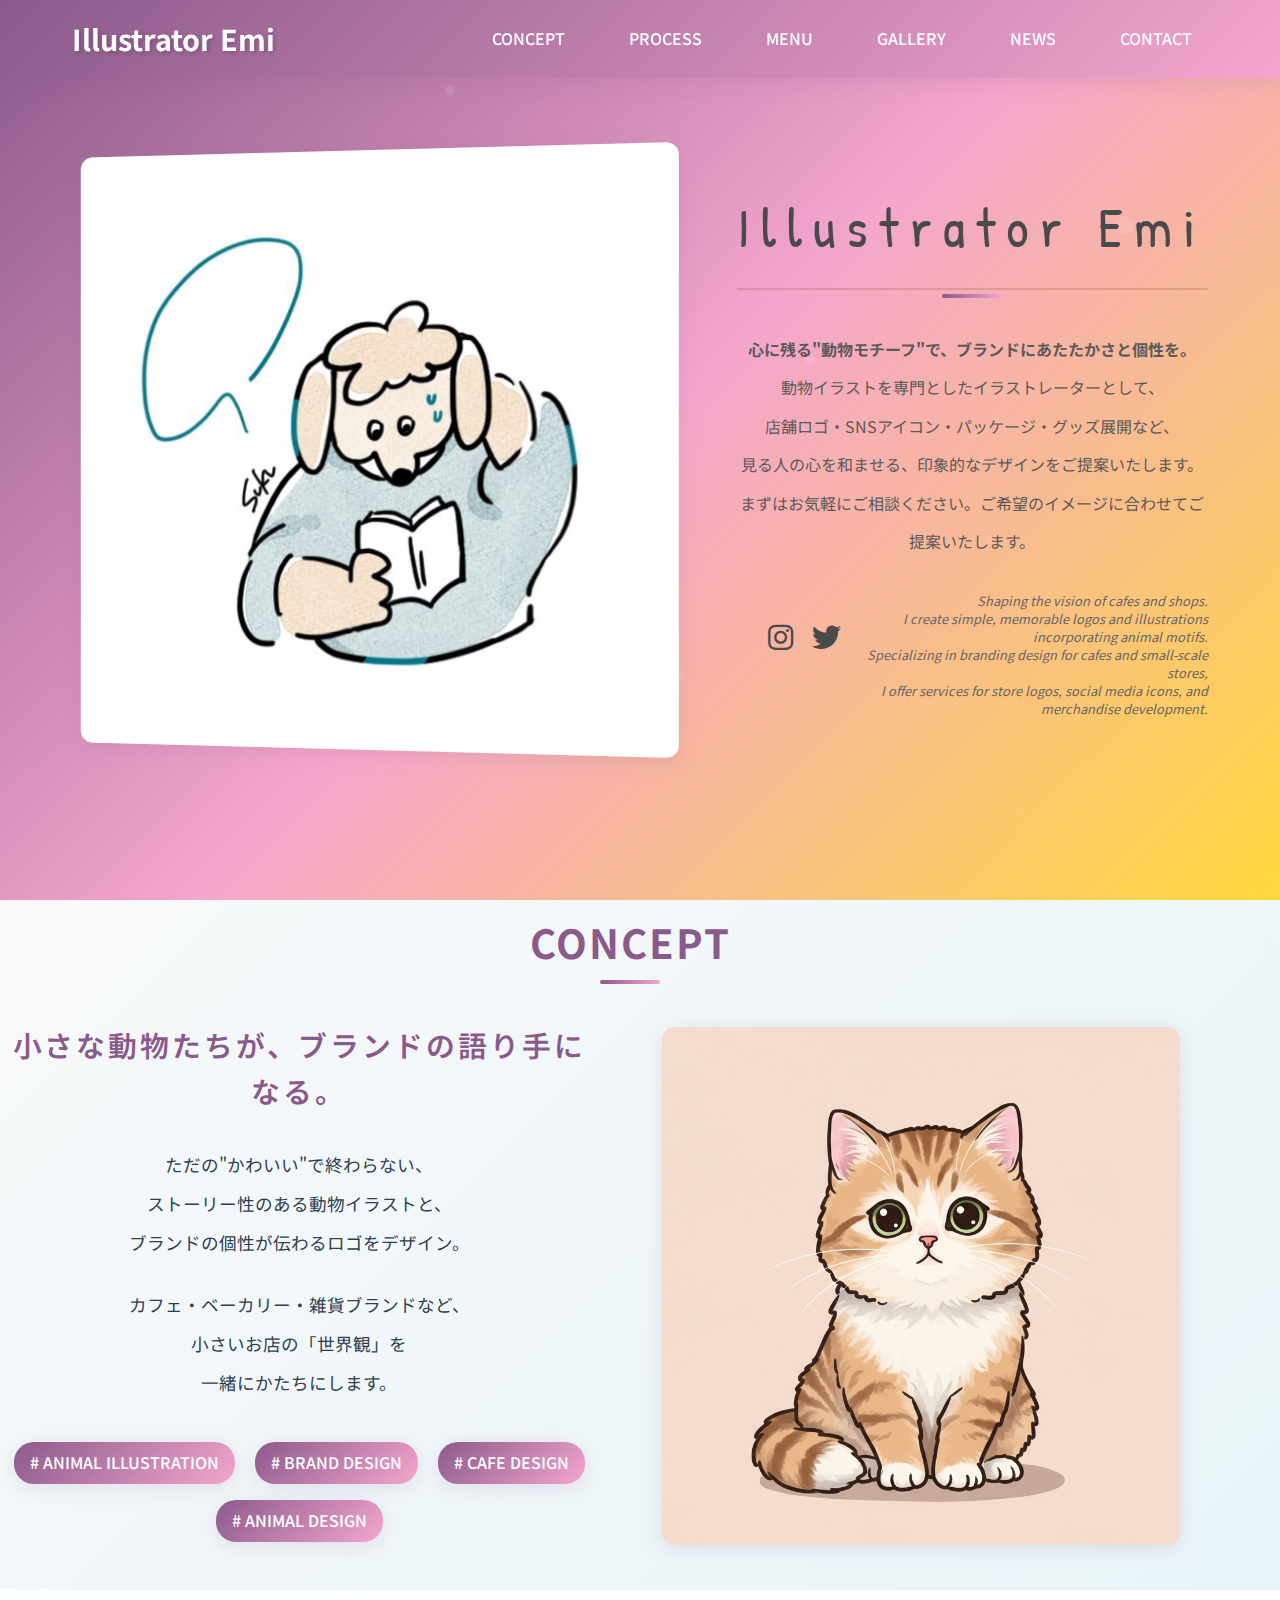
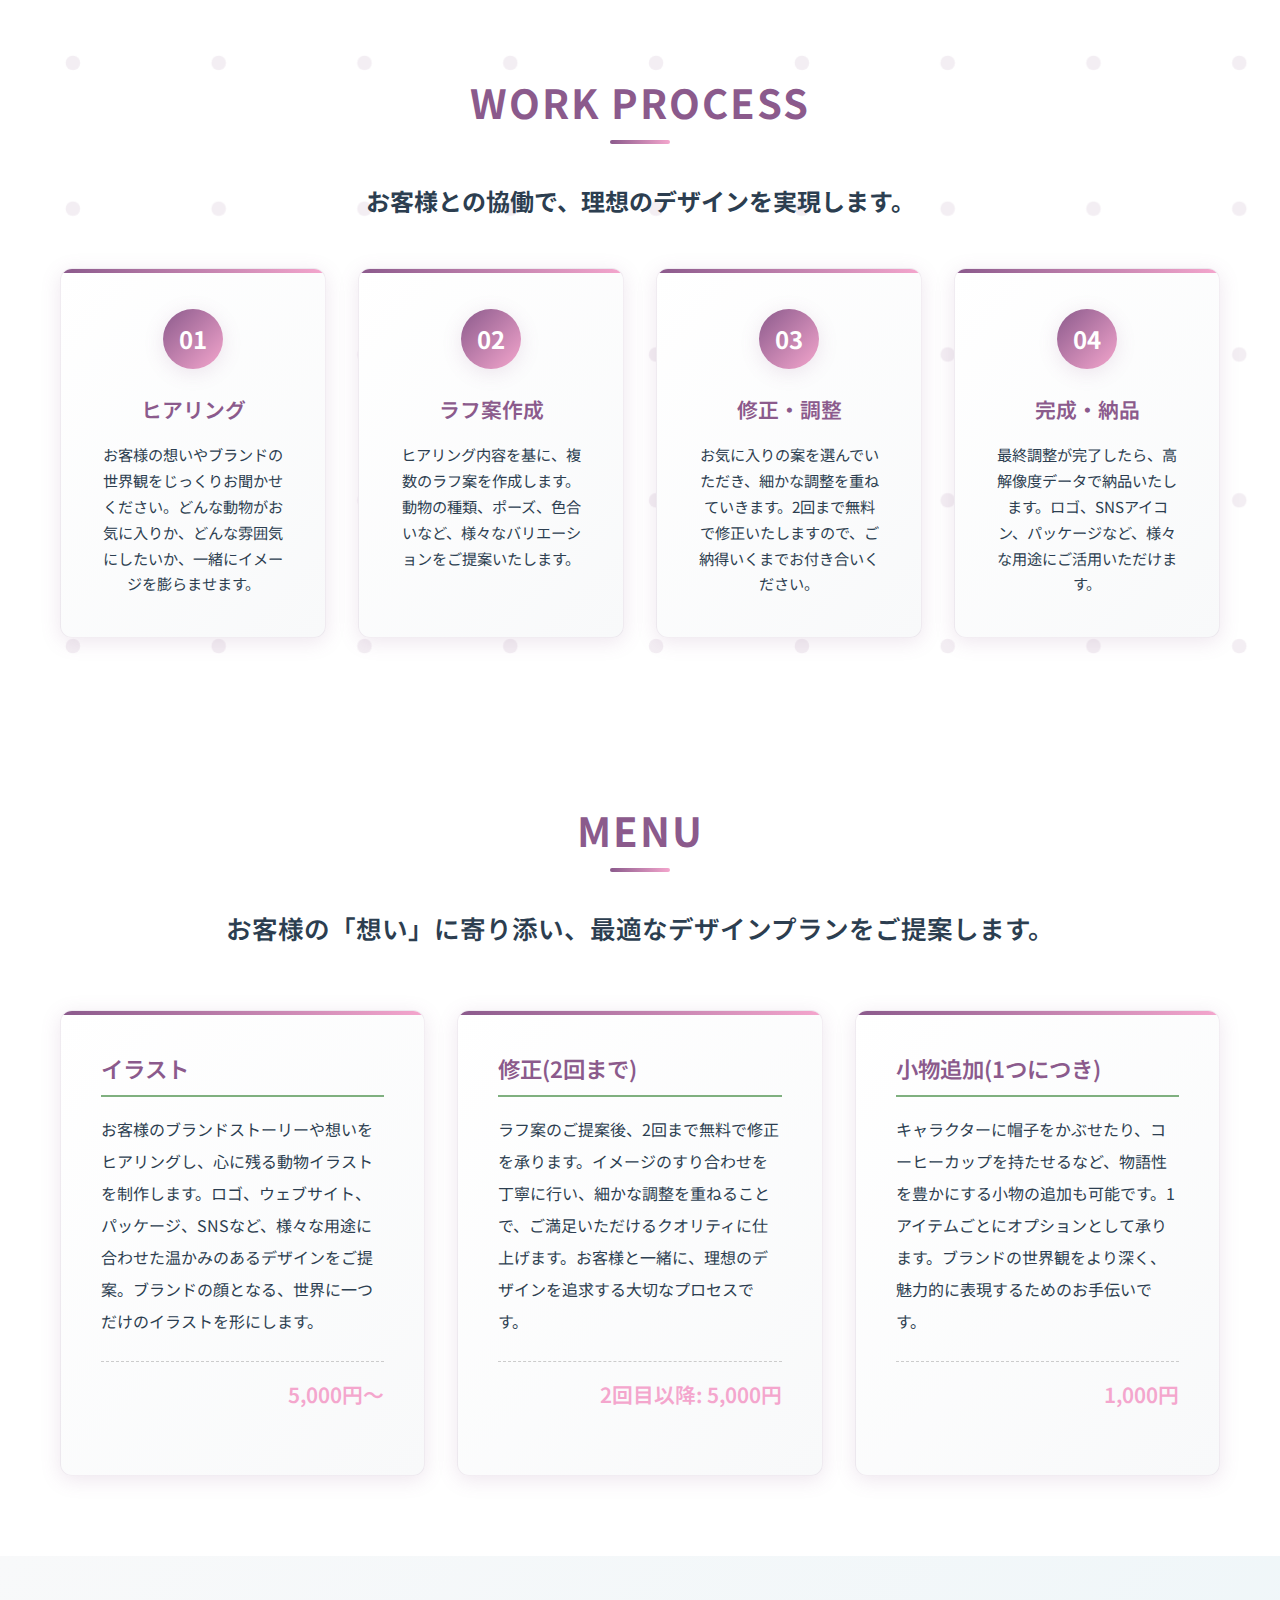
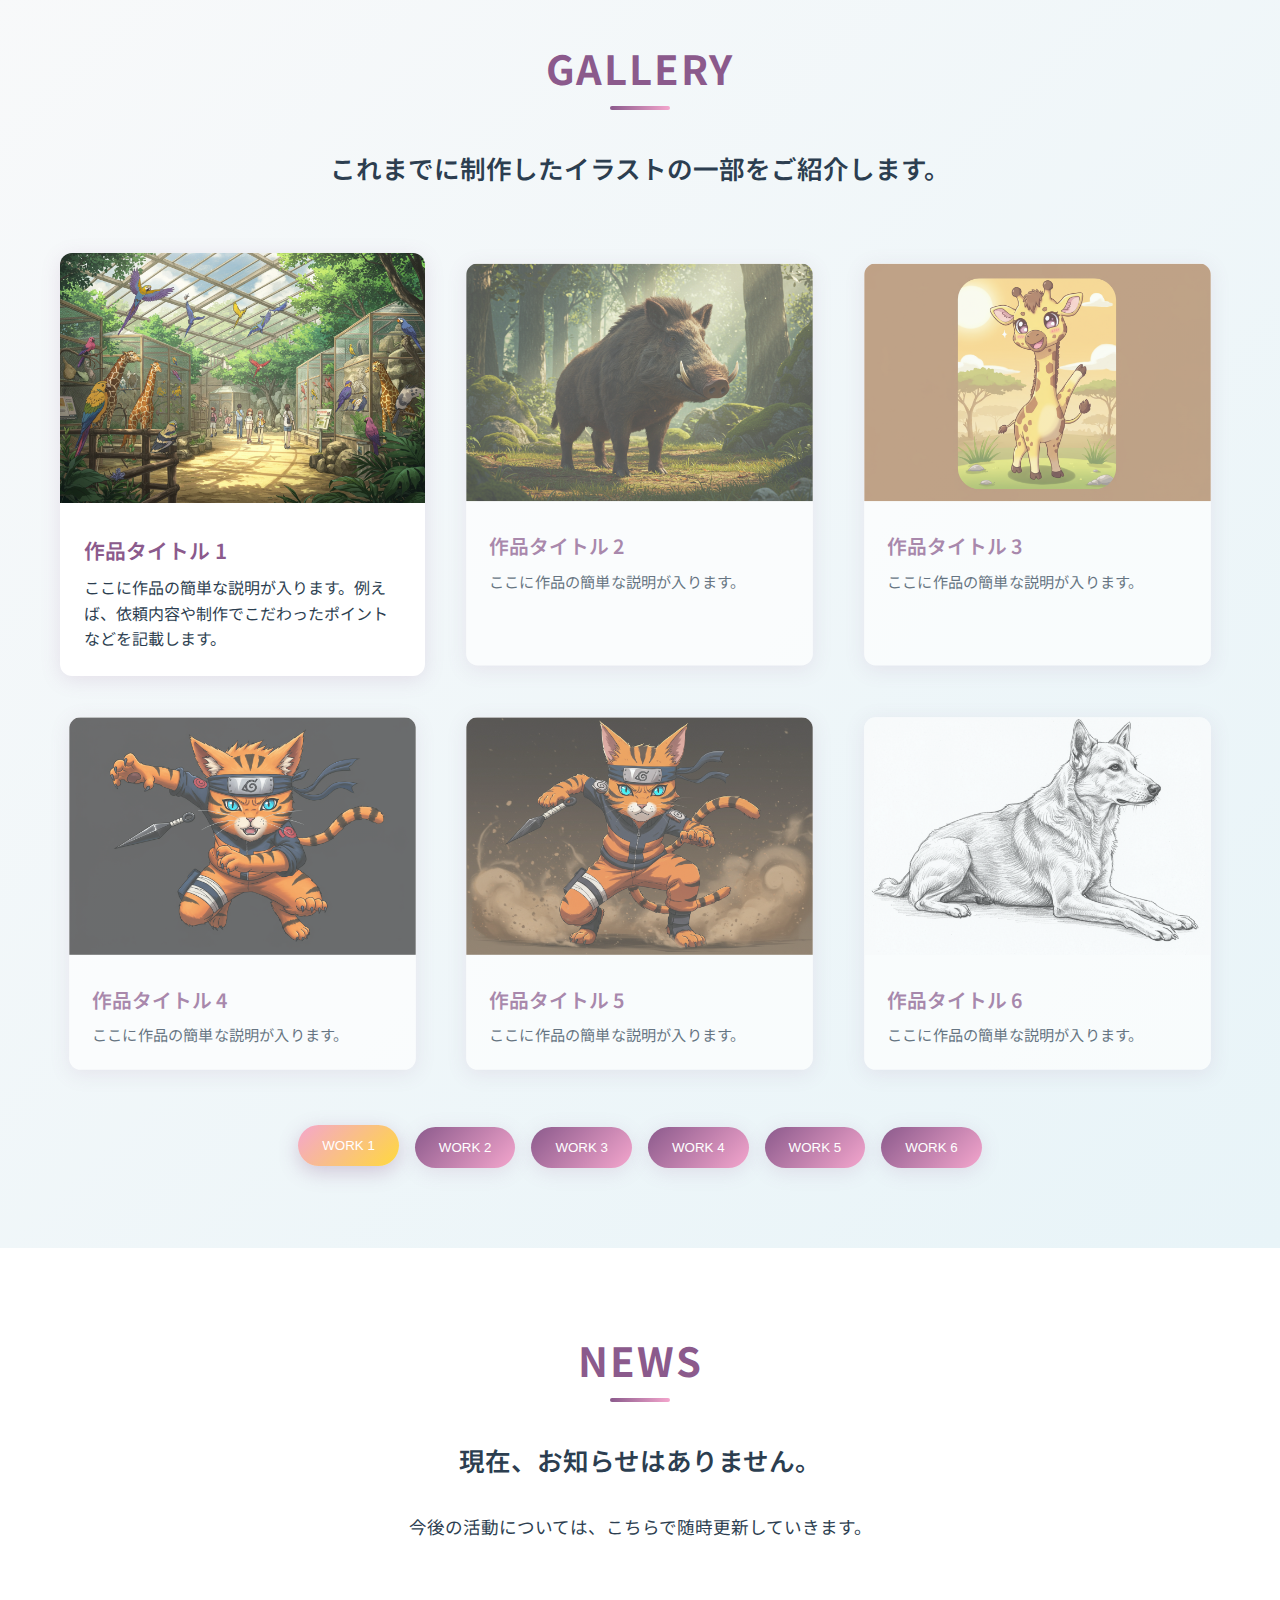
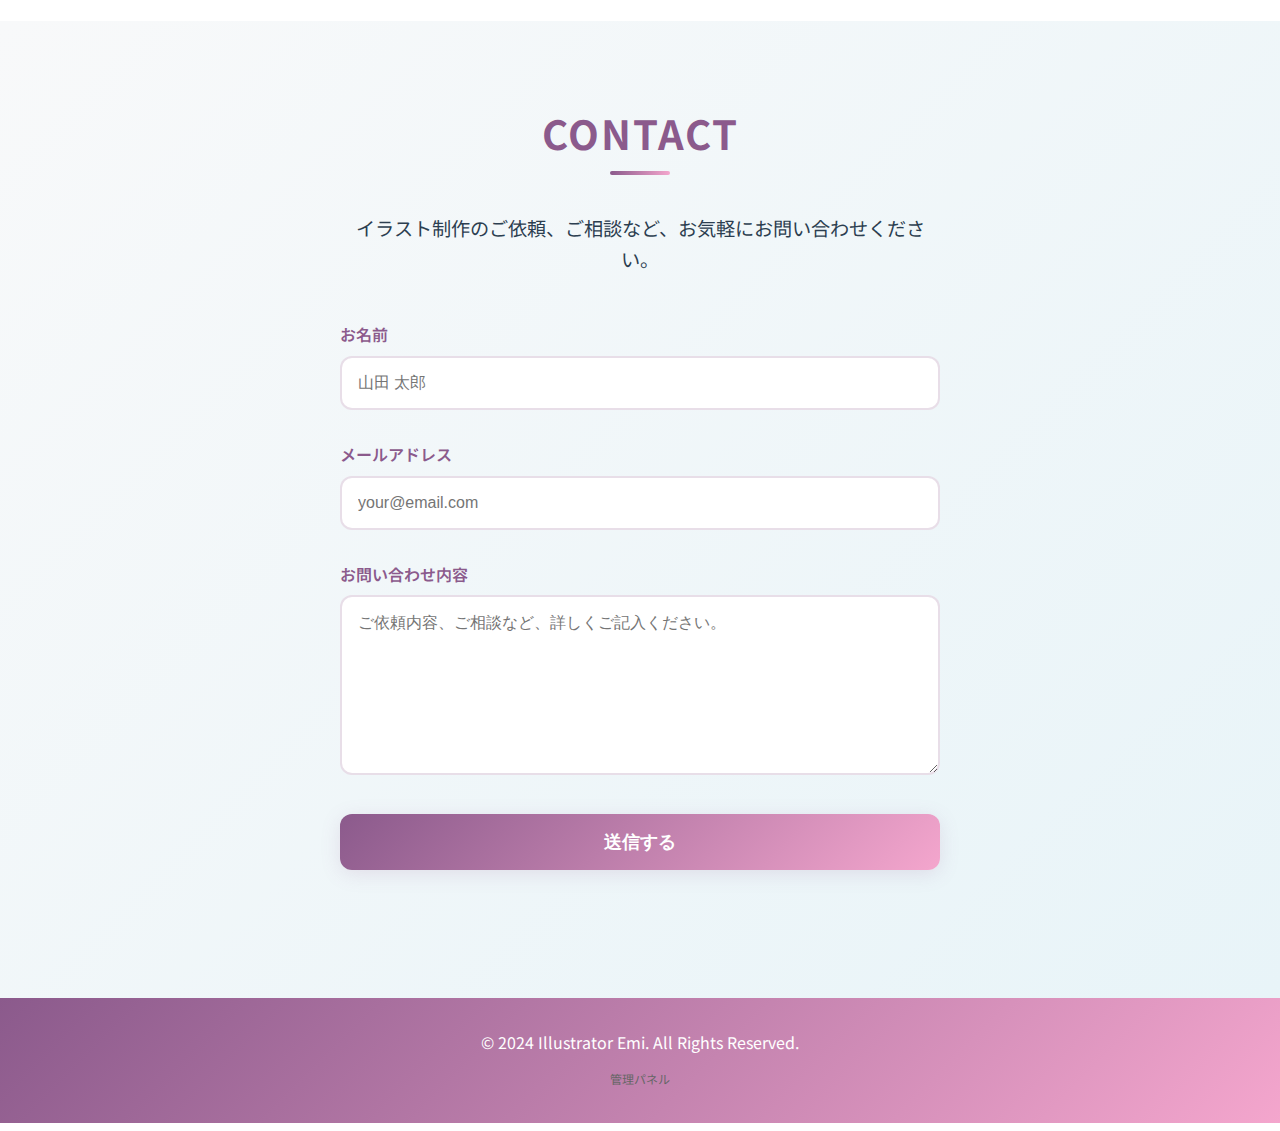
<file: index.html>
<!DOCTYPE html>
<html lang="ja">
<head>
    <meta charset="UTF-8">
    <meta name="viewport" content="width=device-width, initial-scale=1.0">
    <title>Illustrator Emi</title>
    
    <!-- Google Analytics -->
    <script async src="https://www.googletagmanager.com/gtag/js?id=GA_MEASUREMENT_ID"></script>
    <script>
        window.dataLayer = window.dataLayer || [];
        function gtag(){dataLayer.push(arguments);}
        gtag('js', new Date());
        gtag('config', 'GA_MEASUREMENT_ID');
    </script>
    
    <!-- 
    Google Analytics設定手順:
    1. https://analytics.google.com でアカウント作成
    2. プロパティ名: "Illustrator Emi Website"
    3. データストリーム: "Illustrator Emi Main Site"
    4. 測定ID（G-XXXXXXXXXX）を取得
    5. 上記の "GA_MEASUREMENT_ID" を実際の測定IDに置き換え
    -->
    
    <link rel="stylesheet" href="styles.css">
    <link href="https://fonts.googleapis.com/css2?family=Noto+Sans+JP:wght@300;400;500;700&display=swap" rel="stylesheet">
    <link href="https://fonts.googleapis.com/css2?family=Patrick+Hand&display=swap" rel="stylesheet">
    <link rel="stylesheet" href="https://cdnjs.cloudflare.com/ajax/libs/font-awesome/6.0.0/css/all.min.css">
</head>
<body>
    <!-- Header -->
    <header class="header">
        <nav class="nav">
            <div class="nav-container">
                <div class="logo">
                    <h1>Illustrator Emi</h1>
                </div>
                <ul class="nav-menu">
                    <li><a href="#concept">CONCEPT</a></li>
                    <li><a href="#process">PROCESS</a></li>
                    <li><a href="#menu">MENU</a></li>
                    <li><a href="#gallery">GALLERY</a></li>
                    <li><a href="#news">NEWS</a></li>
                    <li><a href="#contact">CONTACT</a></li>
                </ul>
                <div class="hamburger">
                    <span></span>
                    <span></span>
                    <span></span>
                </div>
            </div>
        </nav>
    </header>

    <!-- Hero Section -->
    <section class="hero">
        <div class="hero-layout-container">
            <div class="slideshow-window">
                <div class="slideshow-container">
                    <div class="slide active" style="background-image: url('assets/slide-1.JPG');"></div>
                    <div class="slide" style="background-image: url('assets/slide-2.JPG');"></div>
                    <div class="slide" style="background-image: url('assets/slide-3.JPG');"></div>
                    <div class="slide" style="background-image: url('assets/slide-1.JPG');"></div>
                    <div class="slide" style="background-image: url('assets/slide-2.JPG');"></div>
                </div>
            </div>
            <div class="hero-content-wrapper">
                <div class="hero-content">
                    <div class="hero-text-content">
                        <h2 class="font-accent-heading">Illustrator Emi</h2>
                    </div>
                    <div class="hero-description">
                        <p><strong>心に残る"動物モチーフ"で、ブランドにあたたかさと個性を。</strong><br>

動物イラストを専門としたイラストレーターとして、<br>
店舗ロゴ・SNSアイコン・パッケージ・グッズ展開など、<br>
見る人の心を和ませる、印象的なデザインをご提案いたします。<br>まずはお気軽にご相談ください。ご希望のイメージに合わせてご提案いたします。</p>
                    </div>
                    <div class="english-description">
                        <div class="social-icons">
                            <a href="#" aria-label="Instagram"><i class="fab fa-instagram"></i></a>
                            <a href="#" aria-label="Twitter"><i class="fab fa-twitter"></i></a>
                        </div>
                        <p>Shaping the vision of cafes and shops.<br>
                        I create simple, memorable logos and illustrations incorporating animal motifs.<br>
                        Specializing in branding design for cafes and small-scale stores,<br>
                        I offer services for store logos, social media icons, and merchandise development.</p>
                    </div>
                </div>
            </div>
        </div>
    </section>

    <!-- Concept Section -->
    <section id="concept" class="concept">
        <div class="container">
            <h2>CONCEPT</h2>
            <div class="concept-content">
                <div class="concept-text-wrapper">
                    <h3>小さな動物たちが、ブランドの語り手になる。</h3>
                    <div class="concept-text">
                        <p>
                            ただの"かわいい"で終わらない、<br>
                            ストーリー性のある動物イラストと、<br>
                            ブランドの個性が伝わるロゴをデザイン。
                        </p>
                        <p>
                            カフェ・ベーカリー・雑貨ブランドなど、<br>
                            小さいお店の「世界観」を<br>
                            一緒にかたちにします。
                        </p>
                    </div>
                    <div class="hashtags">
                        <span># ANIMAL ILLUSTRATION</span>
                        <span># BRAND DESIGN</span>
                        <span># CAFE DESIGN</span>
                        <span># ANIMAL DESIGN</span>
                    </div>
                </div>
                <div class="concept-image">
                    <div class="concept-slideshow-wrapper">
                        <div class="concept-slideshow-track">
                            <div class="concept-slide">
                                <img src="assets/concept-cat.png" alt="コンセプトを表現するかわいい猫のイラスト1">
                            </div>
                            <div class="concept-slide">
                                <img src="assets/concept-cat-2.png" alt="コンセプトを表現するかわいい猫のイラスト2">
                            </div>
                            <div class="concept-slide">
                                <img src="assets/concept-cat.png" alt="コンセプトを表現するかわいい猫のイラスト1">
                            </div>
                        </div>
                    </div>
                </div>
            </div>
        </div>
    </section>

    <!-- Process Section -->
    <section id="process" class="process">
        <div class="container">
            <h2>WORK PROCESS</h2>
            <div class="process-intro">
                <h3>お客様との協働で、理想のデザインを実現します。</h3>
            </div>
            <div class="process-grid">
                <div class="process-item">
                    <div class="process-number">01</div>
                    <h4>ヒアリング</h4>
                    <p>お客様の想いやブランドの世界観をじっくりお聞かせください。どんな動物がお気に入りか、どんな雰囲気にしたいか、一緒にイメージを膨らませます。</p>
                </div>
                <div class="process-item">
                    <div class="process-number">02</div>
                    <h4>ラフ案作成</h4>
                    <p>ヒアリング内容を基に、複数のラフ案を作成します。動物の種類、ポーズ、色合いなど、様々なバリエーションをご提案いたします。</p>
                </div>
                <div class="process-item">
                    <div class="process-number">03</div>
                    <h4>修正・調整</h4>
                    <p>お気に入りの案を選んでいただき、細かな調整を重ねていきます。2回まで無料で修正いたしますので、ご納得いくまでお付き合いください。</p>
                </div>
                <div class="process-item">
                    <div class="process-number">04</div>
                    <h4>完成・納品</h4>
                    <p>最終調整が完了したら、高解像度データで納品いたします。ロゴ、SNSアイコン、パッケージなど、様々な用途にご活用いただけます。</p>
                </div>
            </div>
        </div>
    </section>

    <!-- Menu Section -->
    <section id="menu" class="menu">
        <div class="container">
            <h2>MENU</h2>
            <div class="menu-intro">
                <h3>お客様の「想い」に寄り添い、最適なデザインプランをご提案します。</h3>
            </div>
            <div class="menu-grid">
                <div class="menu-item">
                    <h4>イラスト</h4>
                    <p>お客様のブランドストーリーや想いをヒアリングし、心に残る動物イラストを制作します。ロゴ、ウェブサイト、パッケージ、SNSなど、様々な用途に合わせた温かみのあるデザインをご提案。ブランドの顔となる、世界に一つだけのイラストを形にします。</p>
                    <h4 class="price">5,000円〜</h4>
                </div>
                <div class="menu-item">
                    <h4>修正(2回まで)</h4>
                    <p>ラフ案のご提案後、2回まで無料で修正を承ります。イメージのすり合わせを丁寧に行い、細かな調整を重ねることで、ご満足いただけるクオリティに仕上げます。お客様と一緒に、理想のデザインを追求する大切なプロセスです。</p>
                    <h4 class="price">2回目以降: 5,000円</h4>
                </div>
                <div class="menu-item">
                    <h4>小物追加(1つにつき)</h4>
                    <p>キャラクターに帽子をかぶせたり、コーヒーカップを持たせるなど、物語性を豊かにする小物の追加も可能です。1アイテムごとにオプションとして承ります。ブランドの世界観をより深く、魅力的に表現するためのお手伝いです。</p>
                    <h4 class="price">1,000円</h4>
                </div>
            </div>
        </div>
    </section>

    <!-- Gallery Section -->
    <section id="gallery" class="gallery">
        <div class="container">
            <h2>GALLERY</h2>
            <div class="gallery-intro">
                <h3>これまでに制作したイラストの一部をご紹介します。</h3>
            </div>
            <div class="gallery-grid">
                <div class="gallery-item active" data-category="work1">
                    <div class="gallery-image">
                        <img src="assets/gallery-1.png" alt="ギャラリー作品1">
                    </div>
                    <div class="gallery-description">
                        <h4>作品タイトル 1</h4>
                        <p>ここに作品の簡単な説明が入ります。例えば、依頼内容や制作でこだわったポイントなどを記載します。</p>
                    </div>
                </div>
                <div class="gallery-item" data-category="work2">
                    <div class="gallery-image">
                        <img src="assets/gallery-2.png" alt="ギャラリー作品2">
                    </div>
                    <div class="gallery-description">
                        <h4>作品タイトル 2</h4>
                        <p>ここに作品の簡単な説明が入ります。</p>
                    </div>
                </div>
                <div class="gallery-item" data-category="work3">
                    <div class="gallery-image">
                        <img src="assets/gallery-3.png" alt="ギャラリー作品3">
                    </div>
                    <div class="gallery-description">
                        <h4>作品タイトル 3</h4>
                        <p>ここに作品の簡単な説明が入ります。</p>
                    </div>
                </div>
                <div class="gallery-item" data-category="work4">
                    <div class="gallery-image">
                        <img src="assets/gallery-4.png" alt="ギャラリー作品4">
                    </div>
                    <div class="gallery-description">
                        <h4>作品タイトル 4</h4>
                        <p>ここに作品の簡単な説明が入ります。</p>
                    </div>
                </div>
                <div class="gallery-item" data-category="work5">
                    <div class="gallery-image">
                        <img src="assets/gallery-5.png" alt="ギャラリー作品5">
                    </div>
                    <div class="gallery-description">
                        <h4>作品タイトル 5</h4>
                        <p>ここに作品の簡単な説明が入ります。</p>
                    </div>
                </div>
                <div class="gallery-item" data-category="work6">
                    <div class="gallery-image">
                        <img src="assets/gallery-6.png" alt="ギャラリー作品6">
                    </div>
                    <div class="gallery-description">
                        <h4>作品タイトル 6</h4>
                        <p>ここに作品の簡単な説明が入ります。</p>
                    </div>
                </div>
            </div>
            <div class="gallery-nav">
                <button class="gallery-nav-btn active" data-category="work1">WORK 1</button>
                <button class="gallery-nav-btn" data-category="work2">WORK 2</button>
                <button class="gallery-nav-btn" data-category="work3">WORK 3</button>
                <button class="gallery-nav-btn" data-category="work4">WORK 4</button>
                <button class="gallery-nav-btn" data-category="work5">WORK 5</button>
                <button class="gallery-nav-btn" data-category="work6">WORK 6</button>
            </div>
        </div>
    </section>

    <!-- News Section -->
    <section id="news" class="news">
        <div class="container">
            <h2>NEWS</h2>
            <div class="news-content">
                <h3>現在、お知らせはありません。</h3>
                <div class="news-list">
                    <p>今後の活動については、こちらで随時更新していきます。</p>
                </div>
            </div>
        </div>
    </section>

    <!-- Contact Section -->
    <section id="contact" class="contact">
        <div class="container">
            <h2>CONTACT</h2>
            <div class="contact-form-container">
                <p class="contact-intro">
                    イラスト制作のご依頼、ご相談など、お気軽にお問い合わせください。
                </p>
                <form id="contact-form">
                    <div class="form-group">
                        <label for="name">お名前</label>
                        <input type="text" id="name" name="name" placeholder="山田 太郎" required>
                    </div>
                    <div class="form-group">
                        <label for="email">メールアドレス</label>
                        <input type="email" id="email" name="email" placeholder="your@email.com" required>
                    </div>
                    <div class="form-group">
                        <label for="message">お問い合わせ内容</label>
                        <textarea id="message" name="message" rows="8" placeholder="ご依頼内容、ご相談など、詳しくご記入ください。" required></textarea>
                    </div>
                    <button type="submit" class="submit-btn">送信する</button>
                </form>
                <div id="form-message" class="form-message"></div>
            </div>
        </div>
    </section>

    <!-- Footer -->
    <footer class="footer">
        <div class="container">
            <p>© 2024 Illustrator Emi. All Rights Reserved.</p>
            <div style="text-align: center; margin-top: 10px;">
                <a href="admin.html" style="color: #666; text-decoration: none; font-size: 12px;">管理パネル</a>
            </div>
        </div>
    </footer>

    <script src="script.js"></script>
</body>
</html>
</file>
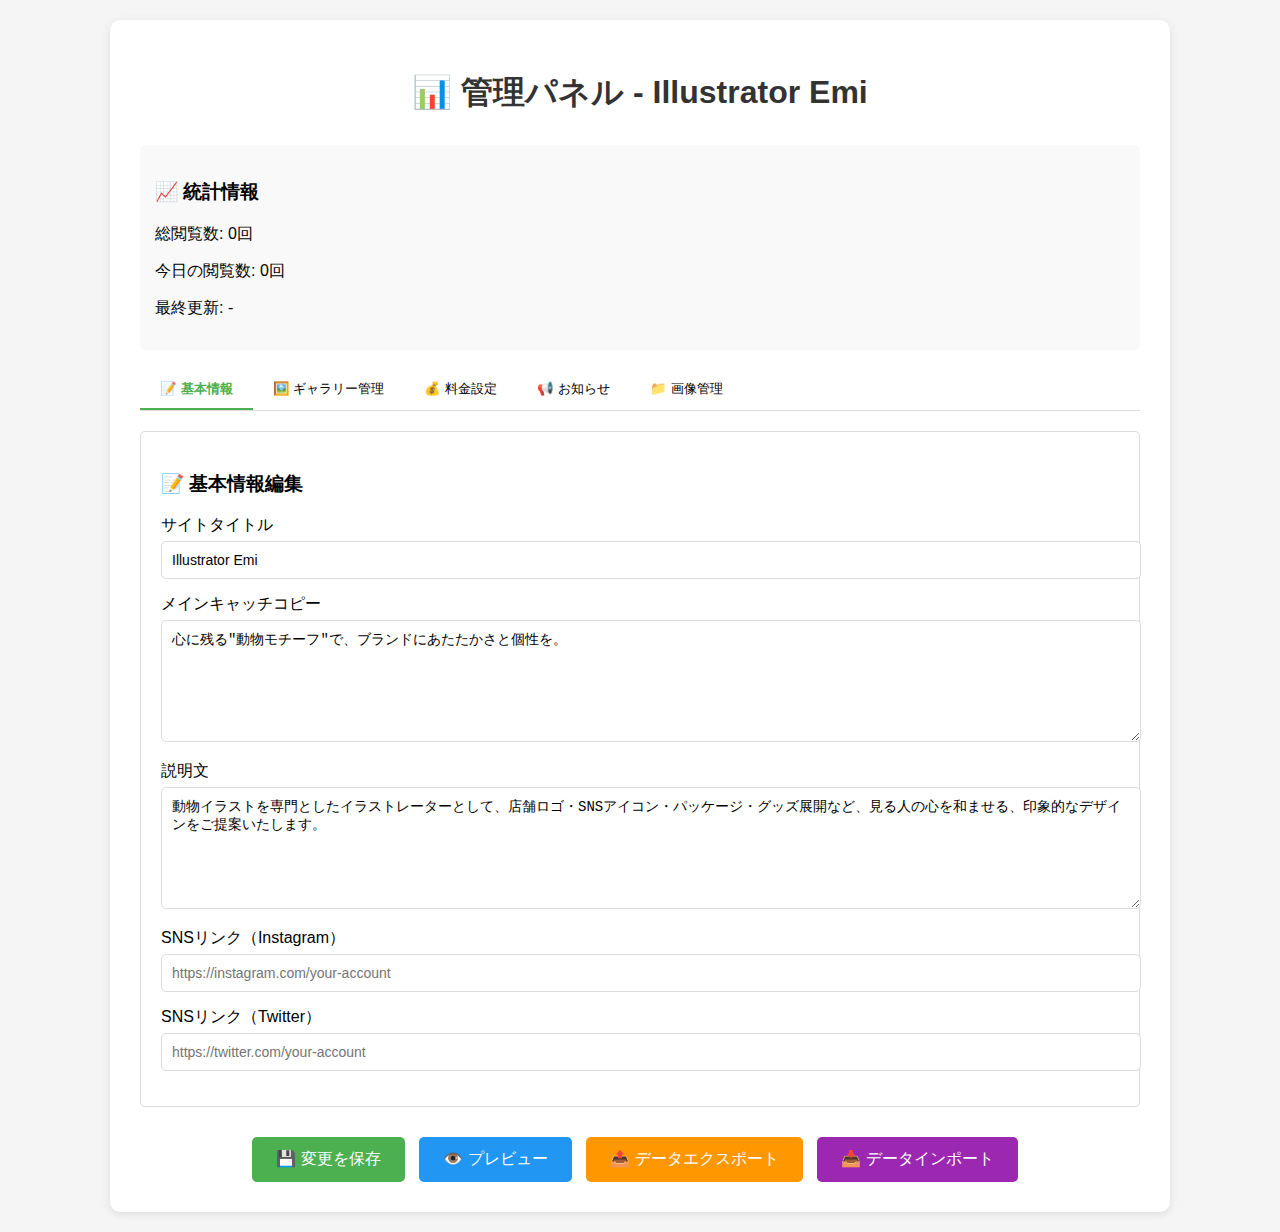
<file: admin.html>
<!DOCTYPE html>
<html lang="ja">
<head>
    <meta charset="UTF-8">
    <meta name="viewport" content="width=device-width, initial-scale=1.0">
    <title>管理パネル - Illustrator Emi</title>
    <style>
        body {
            font-family: 'Noto Sans JP', sans-serif;
            margin: 0;
            padding: 20px;
            background-color: #f5f5f5;
        }
        .admin-container {
            max-width: 1000px;
            margin: 0 auto;
            background: white;
            padding: 30px;
            border-radius: 10px;
            box-shadow: 0 2px 10px rgba(0,0,0,0.1);
        }
        h1 {
            color: #333;
            text-align: center;
            margin-bottom: 30px;
        }
        .section {
            margin-bottom: 30px;
            padding: 20px;
            border: 1px solid #ddd;
            border-radius: 5px;
        }
        .form-group {
            margin-bottom: 15px;
        }
        label {
            display: block;
            margin-bottom: 5px;
            font-weight: 500;
        }
        input, textarea, select {
            width: 100%;
            padding: 10px;
            border: 1px solid #ddd;
            border-radius: 5px;
            font-size: 14px;
        }
        textarea {
            height: 100px;
            resize: vertical;
        }
        .btn {
            background: #4CAF50;
            color: white;
            padding: 12px 24px;
            border: none;
            border-radius: 5px;
            cursor: pointer;
            font-size: 16px;
            margin-right: 10px;
        }
        .btn:hover {
            background: #45a049;
        }
        .btn-danger {
            background: #f44336;
        }
        .btn-danger:hover {
            background: #da190b;
        }
        .stats {
            background: #f9f9f9;
            padding: 15px;
            border-radius: 5px;
            margin-bottom: 20px;
        }
        .file-upload {
            border: 2px dashed #ddd;
            padding: 20px;
            text-align: center;
            border-radius: 5px;
            margin-bottom: 15px;
            transition: border-color 0.3s;
        }
        .file-upload:hover {
            border-color: #4CAF50;
        }
        .image-preview {
            max-width: 200px;
            max-height: 200px;
            margin: 10px 0;
            border-radius: 5px;
            border: 1px solid #ddd;
        }
        .gallery-item {
            border: 1px solid #eee;
            padding: 15px;
            margin-bottom: 15px;
            border-radius: 5px;
            background: #fafafa;
        }
        .gallery-item h4 {
            margin-top: 0;
            color: #333;
        }
        .image-grid {
            display: grid;
            grid-template-columns: repeat(auto-fill, minmax(150px, 1fr));
            gap: 15px;
            margin-top: 15px;
        }
        .image-item {
            position: relative;
            border: 1px solid #ddd;
            border-radius: 5px;
            overflow: hidden;
        }
        .image-item img {
            width: 100%;
            height: 150px;
            object-fit: cover;
        }
        .image-item .remove-btn {
            position: absolute;
            top: 5px;
            right: 5px;
            background: rgba(244, 67, 54, 0.9);
            color: white;
            border: none;
            border-radius: 50%;
            width: 25px;
            height: 25px;
            cursor: pointer;
            font-size: 12px;
        }
        .tab-container {
            margin-bottom: 20px;
        }
        .tab-buttons {
            display: flex;
            border-bottom: 1px solid #ddd;
            margin-bottom: 20px;
        }
        .tab-btn {
            padding: 10px 20px;
            border: none;
            background: none;
            cursor: pointer;
            border-bottom: 2px solid transparent;
        }
        .tab-btn.active {
            border-bottom-color: #4CAF50;
            color: #4CAF50;
            font-weight: bold;
        }
        .tab-content {
            display: none;
        }
        .tab-content.active {
            display: block;
        }
    </style>
</head>
<body>
    <div class="admin-container">
        <h1>📊 管理パネル - Illustrator Emi</h1>
        
        <!-- 統計情報 -->
        <div class="stats">
            <h3>📈 統計情報</h3>
            <p>総閲覧数: <span id="total-visitors">0</span>回</p>
            <p>今日の閲覧数: <span id="today-visitors">0</span>回</p>
            <p>最終更新: <span id="last-update">-</span></p>
        </div>

        <!-- タブナビゲーション -->
        <div class="tab-container">
            <div class="tab-buttons">
                <button class="tab-btn active" onclick="showTab('basic')">📝 基本情報</button>
                <button class="tab-btn" onclick="showTab('gallery')">🖼️ ギャラリー管理</button>
                <button class="tab-btn" onclick="showTab('pricing')">💰 料金設定</button>
                <button class="tab-btn" onclick="showTab('news')">📢 お知らせ</button>
                <button class="tab-btn" onclick="showTab('images')">📁 画像管理</button>
            </div>
        </div>

        <!-- 基本情報タブ -->
        <div id="basic" class="tab-content active">
            <div class="section">
                <h3>📝 基本情報編集</h3>
                <div class="form-group">
                    <label>サイトタイトル</label>
                    <input type="text" id="site-title" value="Illustrator Emi">
                </div>
                <div class="form-group">
                    <label>メインキャッチコピー</label>
                    <textarea id="main-catch">心に残る"動物モチーフ"で、ブランドにあたたかさと個性を。</textarea>
                </div>
                <div class="form-group">
                    <label>説明文</label>
                    <textarea id="description">動物イラストを専門としたイラストレーターとして、店舗ロゴ・SNSアイコン・パッケージ・グッズ展開など、見る人の心を和ませる、印象的なデザインをご提案いたします。</textarea>
                </div>
                <div class="form-group">
                    <label>SNSリンク（Instagram）</label>
                    <input type="url" id="instagram-link" placeholder="https://instagram.com/your-account">
                </div>
                <div class="form-group">
                    <label>SNSリンク（Twitter）</label>
                    <input type="url" id="twitter-link" placeholder="https://twitter.com/your-account">
                </div>
            </div>
        </div>

        <!-- ギャラリー管理タブ -->
        <div id="gallery" class="tab-content">
            <div class="section">
                <h3>🖼️ ギャラリー管理</h3>
                <div id="gallery-items">
                    <!-- ギャラリーアイテムが動的に生成されます -->
                </div>
                <button class="btn" onclick="addGalleryItem()">➕ 新しい作品を追加</button>
            </div>
        </div>

        <!-- 料金設定タブ -->
        <div id="pricing" class="tab-content">
            <div class="section">
                <h3>💰 料金設定</h3>
                <div class="form-group">
                    <label>イラスト料金</label>
                    <input type="text" id="illustration-price" value="5,000円〜">
                </div>
                <div class="form-group">
                    <label>修正料金</label>
                    <input type="text" id="revision-price" value="2回目以降: 5,000円">
                </div>
                <div class="form-group">
                    <label>小物追加料金</label>
                    <input type="text" id="accessory-price" value="1,000円">
                </div>
            </div>
        </div>

        <!-- お知らせタブ -->
        <div id="news" class="tab-content">
            <div class="section">
                <h3>📢 お知らせ管理</h3>
                <div class="form-group">
                    <label>お知らせタイトル</label>
                    <input type="text" id="news-title" value="現在、お知らせはありません。">
                </div>
                <div class="form-group">
                    <label>お知らせ内容</label>
                    <textarea id="news-content">今後の活動については、こちらで随時更新していきます。</textarea>
                </div>
            </div>
        </div>

        <!-- 画像管理タブ -->
        <div id="images" class="tab-content">
            <div class="section">
                <h3>📁 画像管理</h3>
                
                <!-- スライドショー画像 -->
                <h4>🖼️ スライドショー画像</h4>
                <div class="file-upload">
                    <p>新しいスライドショー画像をアップロード</p>
                    <input type="file" id="slideshow-upload" accept="image/*" multiple>
                </div>
                <div id="slideshow-images" class="image-grid">
                    <!-- スライドショー画像が表示されます -->
                </div>

                <!-- コンセプト画像 -->
                <h4>🎨 コンセプト画像</h4>
                <div class="file-upload">
                    <p>新しいコンセプト画像をアップロード</p>
                    <input type="file" id="concept-upload" accept="image/*">
                </div>
                <div id="concept-images" class="image-grid">
                    <!-- コンセプト画像が表示されます -->
                </div>

                <!-- ギャラリー画像 -->
                <h4>🖼️ ギャラリー画像</h4>
                <div class="file-upload">
                    <p>新しいギャラリー画像をアップロード</p>
                    <input type="file" id="gallery-upload" accept="image/*" multiple>
                </div>
                <div id="gallery-images" class="image-grid">
                    <!-- ギャラリー画像が表示されます -->
                </div>
            </div>
        </div>

        <!-- 保存ボタン -->
        <div style="text-align: center; margin-top: 30px;">
            <button class="btn" onclick="saveChanges()">💾 変更を保存</button>
            <button class="btn" onclick="previewChanges()" style="background: #2196F3;">👁️ プレビュー</button>
            <button class="btn" onclick="exportData()" style="background: #FF9800;">📤 データエクスポート</button>
            <button class="btn" onclick="importData()" style="background: #9C27B0;">📥 データインポート</button>
        </div>
    </div>

    <script>
        let galleryItems = [];
        let slideshowImages = [];
        let conceptImages = [];
        let galleryImages = [];

        // タブ切り替え
        function showTab(tabName) {
            // すべてのタブコンテンツを非表示
            const tabContents = document.querySelectorAll('.tab-content');
            tabContents.forEach(content => content.classList.remove('active'));
            
            // すべてのタブボタンからactiveクラスを削除
            const tabButtons = document.querySelectorAll('.tab-btn');
            tabButtons.forEach(btn => btn.classList.remove('active'));
            
            // 選択されたタブを表示
            document.getElementById(tabName).classList.add('active');
            event.target.classList.add('active');
        }

        // 統計情報の読み込み
        function loadStats() {
            const totalVisitors = localStorage.getItem('visitorCount') || 0;
            const todayVisitors = localStorage.getItem('todayVisitors') || 0;
            const lastUpdate = localStorage.getItem('lastUpdate') || '-';
            
            document.getElementById('total-visitors').textContent = totalVisitors;
            document.getElementById('today-visitors').textContent = todayVisitors;
            document.getElementById('last-update').textContent = lastUpdate;
        }

        // ギャラリーアイテム追加
        function addGalleryItem() {
            const item = {
                id: Date.now(),
                title: '新しい作品',
                description: '作品の説明を入力してください',
                image: null
            };
            galleryItems.push(item);
            renderGalleryItems();
        }

        // ギャラリーアイテム削除
        function removeGalleryItem(id) {
            galleryItems = galleryItems.filter(item => item.id !== id);
            renderGalleryItems();
        }

        // ギャラリーアイテム表示
        function renderGalleryItems() {
            const container = document.getElementById('gallery-items');
            container.innerHTML = '';
            
            galleryItems.forEach((item, index) => {
                const itemDiv = document.createElement('div');
                itemDiv.className = 'gallery-item';
                itemDiv.innerHTML = `
                    <h4>作品 ${index + 1}</h4>
                    <div class="form-group">
                        <label>タイトル</label>
                        <input type="text" value="${item.title}" onchange="updateGalleryItem(${item.id}, 'title', this.value)">
                    </div>
                    <div class="form-group">
                        <label>説明</label>
                        <textarea onchange="updateGalleryItem(${item.id}, 'description', this.value)">${item.description}</textarea>
                    </div>
                    <div class="file-upload">
                        <p>画像をアップロード</p>
                        <input type="file" accept="image/*" onchange="updateGalleryItemImage(${item.id}, this)">
                    </div>
                    ${item.image ? `<img src="${item.image}" class="image-preview">` : ''}
                    <button class="btn btn-danger" onclick="removeGalleryItem(${item.id})">🗑️ 削除</button>
                `;
                container.appendChild(itemDiv);
            });
        }

        // ギャラリーアイテム更新
        function updateGalleryItem(id, field, value) {
            const item = galleryItems.find(item => item.id === id);
            if (item) {
                item[field] = value;
            }
        }

        // ギャラリーアイテム画像更新
        function updateGalleryItemImage(id, input) {
            const file = input.files[0];
            if (file) {
                const reader = new FileReader();
                reader.onload = function(e) {
                    const item = galleryItems.find(item => item.id === id);
                    if (item) {
                        item.image = e.target.result;
                        renderGalleryItems();
                    }
                };
                reader.readAsDataURL(file);
            }
        }

        // 画像アップロード処理
        function handleImageUpload(input, imageArray, containerId) {
            const files = Array.from(input.files);
            files.forEach(file => {
                const reader = new FileReader();
                reader.onload = function(e) {
                    const imageData = {
                        id: Date.now() + Math.random(),
                        src: e.target.result,
                        name: file.name
                    };
                    imageArray.push(imageData);
                    renderImages(containerId, imageArray);
                };
                reader.readAsDataURL(file);
            });
        }

        // 画像表示
        function renderImages(containerId, imageArray) {
            const container = document.getElementById(containerId);
            container.innerHTML = '';
            
            imageArray.forEach(image => {
                const imageDiv = document.createElement('div');
                imageDiv.className = 'image-item';
                imageDiv.innerHTML = `
                    <img src="${image.src}" alt="${image.name}">
                    <button class="remove-btn" onclick="removeImage('${containerId}', ${image.id})">×</button>
                `;
                container.appendChild(imageDiv);
            });
        }

        // 画像削除
        function removeImage(containerId, imageId) {
            let imageArray;
            switch(containerId) {
                case 'slideshow-images':
                    imageArray = slideshowImages;
                    break;
                case 'concept-images':
                    imageArray = conceptImages;
                    break;
                case 'gallery-images':
                    imageArray = galleryImages;
                    break;
            }
            
            if (imageArray) {
                const index = imageArray.findIndex(img => img.id === imageId);
                if (index > -1) {
                    imageArray.splice(index, 1);
                    renderImages(containerId, imageArray);
                }
            }
        }

        // 変更を保存
        function saveChanges() {
            const changes = {
                siteTitle: document.getElementById('site-title').value,
                mainCatch: document.getElementById('main-catch').value,
                description: document.getElementById('description').value,
                instagramLink: document.getElementById('instagram-link').value,
                twitterLink: document.getElementById('twitter-link').value,
                illustrationPrice: document.getElementById('illustration-price').value,
                revisionPrice: document.getElementById('revision-price').value,
                accessoryPrice: document.getElementById('accessory-price').value,
                newsTitle: document.getElementById('news-title').value,
                newsContent: document.getElementById('news-content').value,
                galleryItems: galleryItems,
                slideshowImages: slideshowImages,
                conceptImages: conceptImages,
                galleryImages: galleryImages
            };

            localStorage.setItem('siteChanges', JSON.stringify(changes));
            localStorage.setItem('lastUpdate', new Date().toLocaleString());
            
            alert('変更が保存されました！');
            loadStats();
        }

        // データエクスポート
        function exportData() {
            const data = localStorage.getItem('siteChanges');
            const blob = new Blob([data], {type: 'application/json'});
            const url = URL.createObjectURL(blob);
            const a = document.createElement('a');
            a.href = url;
            a.download = 'site-data.json';
            a.click();
            URL.revokeObjectURL(url);
        }

        // データインポート
        function importData() {
            const input = document.createElement('input');
            input.type = 'file';
            input.accept = '.json';
            input.onchange = function(e) {
                const file = e.target.files[0];
                const reader = new FileReader();
                reader.onload = function(e) {
                    try {
                        const data = JSON.parse(e.target.result);
                        localStorage.setItem('siteChanges', JSON.stringify(data));
                        loadSavedChanges();
                        alert('データがインポートされました！');
                    } catch (error) {
                        alert('ファイルの読み込みに失敗しました。');
                    }
                };
                reader.readAsText(file);
            };
            input.click();
        }

        // プレビュー
        function previewChanges() {
            window.open('index.html', '_blank');
        }

        // 保存された変更を読み込み
        function loadSavedChanges() {
            const saved = localStorage.getItem('siteChanges');
            if (saved) {
                const changes = JSON.parse(saved);
                
                // 基本情報
                document.getElementById('site-title').value = changes.siteTitle || '';
                document.getElementById('main-catch').value = changes.mainCatch || '';
                document.getElementById('description').value = changes.description || '';
                document.getElementById('instagram-link').value = changes.instagramLink || '';
                document.getElementById('twitter-link').value = changes.twitterLink || '';
                
                // 料金
                document.getElementById('illustration-price').value = changes.illustrationPrice || '';
                document.getElementById('revision-price').value = changes.revisionPrice || '';
                document.getElementById('accessory-price').value = changes.accessoryPrice || '';
                
                // お知らせ
                document.getElementById('news-title').value = changes.newsTitle || '';
                document.getElementById('news-content').value = changes.newsContent || '';
                
                // ギャラリー
                galleryItems = changes.galleryItems || [];
                renderGalleryItems();
                
                // 画像
                slideshowImages = changes.slideshowImages || [];
                conceptImages = changes.conceptImages || [];
                galleryImages = changes.galleryImages || [];
                
                renderImages('slideshow-images', slideshowImages);
                renderImages('concept-images', conceptImages);
                renderImages('gallery-images', galleryImages);
            }
        }

        // イベントリスナー設定
        document.addEventListener('DOMContentLoaded', function() {
            loadStats();
            loadSavedChanges();
            
            // 画像アップロードイベント
            document.getElementById('slideshow-upload').addEventListener('change', function(e) {
                handleImageUpload(this, slideshowImages, 'slideshow-images');
            });
            
            document.getElementById('concept-upload').addEventListener('change', function(e) {
                handleImageUpload(this, conceptImages, 'concept-images');
            });
            
            document.getElementById('gallery-upload').addEventListener('change', function(e) {
                handleImageUpload(this, galleryImages, 'gallery-images');
            });
        });
    </script>
</body>
</html>
</file>
<file: styles.css>
:root {
    --primary-color: #8B5A8C; /* オリジナルな紫系 */
    --secondary-color: #F4A6CD; /* 優しいピンク */
    --accent-color: #FFD93D; /* 温かみのある黄色 */
    --text-color: #2C3E50; /* 深いグレー */
    --light-bg: #F8F9FA; /* 薄いグレー */
    --white: #FFFFFF;
    --shadow: 0 4px 20px rgba(139, 90, 140, 0.15);
    --border-radius: 12px;
    --transition: all 0.3s ease;
}

/* Reset and Base Styles */
* {
    margin: 0;
    padding: 0;
    box-sizing: border-box;
}

body {
    font-family: 'Noto Sans JP', sans-serif;
    line-height: 1.6;
    color: var(--text-color);
    background-color: var(--white);
}

.container {
    max-width: 1200px;
    margin: 0 auto;
    padding: 0 20px;
}

/* Header */
.header {
    position: fixed;
    top: 0;
    left: 0;
    right: 0;
    background: linear-gradient(135deg, var(--primary-color), var(--secondary-color));
    backdrop-filter: blur(10px);
    z-index: 1000;
    transition: background-color 0.3s ease, box-shadow 0.3s ease;
    box-shadow: var(--shadow);
}

.header.scrolled {
    background-color: rgba(255, 255, 255, 0.98);
    box-shadow: 0 2px 20px rgba(0, 0, 0, 0.07);
}

.nav-container {
    display: flex;
    justify-content: space-between;
    align-items: center;
    padding: 1rem 2rem;
    max-width: 1200px;
    margin: 0 auto;
}

.logo h1 {
    font-size: 1.8rem;
    font-weight: 700;
    color: var(--white);
    text-shadow: 2px 2px 4px rgba(0,0,0,0.2);
}

.nav-menu {
    display: flex;
    list-style: none;
    gap: 2rem;
}

.nav-menu a {
    text-decoration: none;
    color: var(--white);
    font-weight: 500;
    transition: var(--transition);
    padding: 0.5rem 1rem;
    border-radius: var(--border-radius);
}

.nav-menu a:hover {
    background-color: rgba(255,255,255,0.2);
    transform: translateY(-2px);
}

.nav-menu a::after {
    content: '';
    position: absolute;
    bottom: -5px;
    left: 0;
    width: 0;
    height: 2px;
    background: #2d5a2d;
    transition: width 0.3s ease;
}

.nav-menu a:hover::after {
    width: 100%;
}

.hamburger {
    display: none;
    flex-direction: column;
    cursor: pointer;
}

.hamburger span {
    width: 25px;
    height: 3px;
    background: var(--white);
    margin: 3px 0;
    transition: var(--transition);
    border-radius: 2px;
}

/* Hero Section */
.hero {
    min-height: 100vh;
    display: flex;
    align-items: center;
    justify-content: center;
    padding: 50px 20px;
    background: linear-gradient(135deg, var(--primary-color) 0%, var(--secondary-color) 50%, var(--accent-color) 100%);
    overflow: hidden;
    position: relative;
}

.hero::before {
    content: '';
    position: absolute;
    top: 0;
    left: 0;
    right: 0;
    bottom: 0;
    background: url('data:image/svg+xml,<svg xmlns="http://www.w3.org/2000/svg" viewBox="0 0 100 100"><defs><pattern id="grain" width="100" height="100" patternUnits="userSpaceOnUse"><circle cx="25" cy="25" r="1" fill="white" opacity="0.1"/><circle cx="75" cy="75" r="1" fill="white" opacity="0.1"/><circle cx="50" cy="10" r="0.5" fill="white" opacity="0.1"/><circle cx="10" cy="60" r="0.5" fill="white" opacity="0.1"/><circle cx="90" cy="40" r="0.5" fill="white" opacity="0.1"/></pattern></defs><rect width="100" height="100" fill="url(%23grain)"/></svg>');
    pointer-events: none;
}

.hero-layout-container {
    display: grid;
    grid-template-columns: 1fr 1fr;
    gap: 4rem;
    align-items: center;
    max-width: 1200px;
    margin: 0 auto;
    padding: 0 2rem;
    position: relative;
    z-index: 2;
}

.slideshow-window {
    width: 600px;
    height: 600px;
    min-height: 600px;
    border-radius: var(--border-radius);
    box-shadow: var(--shadow);
    overflow: hidden;
    position: relative;
    flex-shrink: 0;
    transform: perspective(1000px) rotateY(-5deg);
    transition: var(--transition);
}

.slideshow-window:hover {
    transform: perspective(1000px) rotateY(0deg);
}

.slideshow-container {
    position: absolute;
    top: 0;
    left: 0;
    width: 100%;
    height: 100%;
}

.slide {
    position: absolute;
    top: 0;
    left: 0;
    width: 100%;
    height: 100%;
    background-size: cover;
    background-position: center center;
    background-repeat: no-repeat;
    opacity: 0;
    transition: opacity 1.5s ease-in-out, transform 10s linear;
    transform: scale(1.1);
    border-radius: var(--border-radius);
}

.slide.active {
    opacity: 1;
    transform: scale(1);
}

.hero-content-wrapper {
    flex-grow: 1;
    display: flex;
    justify-content: center;
}

.hero-content {
    text-align: center;
    margin-left: 0;
    display: flex;
    flex-direction: column;
    align-items: center;
    gap: 2rem;
}

.hero-text-content {
    flex-grow: 2;
    margin-bottom: 0.5rem;
}

.time-slots {
    position: relative;
    display: flex;
    flex-direction: column;
    justify-content: space-between;
    height: 350px; /* Adjust height for spacing */
    flex-shrink: 0;
    padding: 10px 0;
}

.time-slots::before {
    content: '';
    position: absolute;
    top: 25px;
    bottom: 25px;
    left: 5px;
    width: 2px;
    background-color: #d3c3b3; /* Soft line color */
    z-index: 0;
}

.time-slot {
    background: transparent;
    box-shadow: none;
    border: none;
    position: relative;
    padding: 0 0 0 25px;
    color: #5a4a3a;
    font-weight: 500;
    transition: all 0.4s ease;
    cursor: default;
}

.time-slot::before {
    content: '';
    position: absolute;
    left: 0;
    top: 50%;
    transform: translateY(-50%);
    width: 12px;
    height: 12px;
    background: #fff;
    border: 2px solid #d3c3b3;
    border-radius: 50%;
    transition: all 0.4s cubic-bezier(0.175, 0.885, 0.32, 1.275);
    z-index: 1;
}

.time-slot.active {
    background: #2d5a2d;
    color: #fff;
    transform: scale(1.1);
    box-shadow: 0 5px 15px rgba(45, 90, 45, 0.2);
    padding: 0.4rem 1rem;
    border-radius: 20px;
    font-weight: 500;
}

.hero h2 {
    font-size: 30rem;
    font-weight: 700;
    color: #4a4a4a;
    text-shadow: none;
    margin-top: 0;
    margin-bottom: 0;
    padding-bottom: 1rem;
    letter-spacing: 2.5em;
    border-bottom: 2px solid rgba(139, 69, 19, 0.2);
    white-space: nowrap;
}

.hero-description {
    font-size: 1rem;
    line-height: 2.4;
    color: #5a5a5a;
    text-shadow: none;
    margin-left: auto;
    margin-right: auto;
}

.contact-info {
    margin-top: 2.5rem;
    padding: 0;
    background: transparent;
    border-radius: 0;
    box-shadow: none;
    text-align: center; /* Changed from right to center */
}

.contact-info p {
    color: #5a5a5a;
    font-size: 1rem;
    line-height: 1.8;
    font-weight: 700; /* Make text bold */
}

/* Section Styles */
section {
    padding: 80px 0;
}

section h2 {
    text-align: center;
    font-size: 2.5rem;
    font-weight: 700;
    color: var(--primary-color);
    margin-bottom: 3rem;
    letter-spacing: 2px;
    position: relative;
}

section h2::after {
    content: '';
    position: absolute;
    bottom: -10px;
    left: 50%;
    transform: translateX(-50%);
    width: 60px;
    height: 4px;
    background: linear-gradient(90deg, var(--primary-color), var(--secondary-color));
    border-radius: 2px;
}

/* Concept Section */
.concept {
    background: linear-gradient(135deg, var(--light-bg) 0%, #E8F4F8 100%);
    padding-top: 10px; /* Reduced from default section padding */
    padding-bottom: 40px; /* Reduced from default section padding */
}

.concept .container {
    max-width: none;
    padding-left: 0;
}

.concept-content {
    display: grid;
    grid-template-columns: 1fr 1fr;
    gap: 4rem;
    align-items: center;
}

.concept-text-wrapper {
    flex: 1.5;
    text-align: center;
}

.concept-image {
    flex: 0.8;
    display: flex;
    align-items: center;
    justify-content: center;
    padding-right: 5rem;
}

.concept-slideshow-wrapper {
    width: 100%;
    aspect-ratio: 1 / 1;
    overflow: hidden;
    border-radius: var(--border-radius);
    box-shadow: var(--shadow);
}

.concept-slideshow-track {
    display: flex;
    width: 300%;
    height: 100%;
    animation: concept-slide-animation 10s infinite;
}

.concept-slide {
    width: 33.333%;
    height: 100%;
}

.concept-slide img {
    width: 100%;
    height: 100%;
    object-fit: cover;
    border-radius: var(--border-radius);
}

@keyframes concept-slide-animation {
    0%      { transform: translateX(0%); }
    45%     { transform: translateX(0%); }
    50%     { transform: translateX(-33.333%); }
    95%     { transform: translateX(-33.333%); }
    100%    { transform: translateX(-66.666%); }
}

.concept h3 {
    font-size: 1.8rem;
    font-weight: 600;
    color: var(--primary-color);
    margin-bottom: 2rem;
    line-height: 1.6;
    letter-spacing: 0.1em;
}

.concept-text p {
    font-size: 1.1rem;
    line-height: 2.2; /* Increased line-height */
    color: var(--text-color);
    margin-bottom: 1.5rem;
}

.hashtags {
    margin-top: 2rem;
    text-align: center;
}

.hashtags span {
    display: inline-block;
    background: linear-gradient(135deg, var(--primary-color), var(--secondary-color));
    color: var(--white);
    padding: 0.5rem 1rem;
    border-radius: 20px;
    margin: 0.5rem;
    font-weight: 500;
    box-shadow: var(--shadow);
}

/* Menu Section */
.menu {
    background: var(--white);
}

.menu-intro {
    text-align: center;
    margin-bottom: 4rem;
}

.menu-intro h3 {
    font-size: 1.6rem;
    font-weight: 600;
    color: var(--text-color);
    line-height: 1.4;
    margin-bottom: 1rem;
}

.menu-grid {
    display: grid;
    grid-template-columns: repeat(auto-fit, minmax(300px, 1fr));
    gap: 2rem;
}

.menu-item {
    background: linear-gradient(135deg, var(--white) 0%, var(--light-bg) 100%);
    padding: 2.5rem;
    border-radius: var(--border-radius);
    box-shadow: var(--shadow);
    border: 1px solid rgba(139, 90, 140, 0.1);
    transition: var(--transition);
    position: relative;
    overflow: hidden;
}

.menu-item::before {
    content: '';
    position: absolute;
    top: 0;
    left: 0;
    right: 0;
    height: 4px;
    background: linear-gradient(90deg, var(--primary-color), var(--secondary-color));
}

.menu-item:hover {
    transform: translateY(-5px);
    box-shadow: 0 8px 30px rgba(139, 90, 140, 0.2);
}

.menu-item h4 {
    font-size: 1.4rem;
    font-weight: 600;
    color: var(--primary-color);
    margin-bottom: 1rem;
    border-bottom: 2px solid #7fb07f;
    padding-bottom: 0.5rem;
}

.menu-item h4.price {
    font-size: 1.3rem;
    color: var(--secondary-color);
    border-bottom: none;
    text-align: right;
    margin-top: 1.5rem;
    padding-top: 1rem;
    border-top: 1px dashed #ccc;
}

.menu-item p {
    color: var(--text-color);
    line-height: 2.0; /* Increased line-height */
}

/* Gallery Section */
.gallery {
    background: linear-gradient(135deg, var(--light-bg) 0%, #E8F4F8 100%);
}

.gallery-intro {
    text-align: center;
    margin-bottom: 4rem;
}

.gallery-intro h3 {
    font-size: 1.6rem;
    font-weight: 600;
    color: var(--text-color);
    line-height: 1.6;
}

.gallery-grid {
    display: grid;
    grid-template-columns: repeat(auto-fit, minmax(300px, 1fr));
    gap: 2rem;
    margin-bottom: 3rem;
}

.gallery-item {
    background: var(--white);
    border-radius: var(--border-radius);
    overflow: hidden;
    box-shadow: var(--shadow);
    transition: var(--transition);
    opacity: 0.7;
    transform: scale(0.95);
}

.gallery-item.active {
    opacity: 1;
    transform: scale(1);
}

.gallery-item:hover {
    transform: scale(1.02);
    box-shadow: 0 8px 30px rgba(139, 90, 140, 0.2);
}

.gallery-image {
    position: relative;
    overflow: hidden;
}

.gallery-image img {
    width: 100%;
    height: 250px;
    object-fit: cover;
    transition: var(--transition);
}

.gallery-item:hover .gallery-image img {
    transform: scale(1.1);
}

.gallery-description {
    padding: 1.5rem;
}

.gallery-description h4 {
    color: var(--primary-color);
    font-size: 1.3rem;
    margin-bottom: 0.5rem;
    font-weight: 600;
}

.gallery-description p {
    color: var(--text-color);
    line-height: 1.6;
}

.gallery-nav {
    display: flex;
    justify-content: center;
    flex-wrap: wrap;
    gap: 1rem;
}

.gallery-nav-btn {
    background: linear-gradient(135deg, var(--primary-color), var(--secondary-color));
    color: var(--white);
    border: none;
    padding: 0.8rem 1.5rem;
    border-radius: 25px;
    cursor: pointer;
    transition: var(--transition);
    font-weight: 500;
    box-shadow: var(--shadow);
}

.gallery-nav-btn:hover,
.gallery-nav-btn.active {
    background: linear-gradient(135deg, var(--secondary-color), var(--accent-color));
    transform: translateY(-2px);
    box-shadow: 0 6px 20px rgba(139, 90, 140, 0.3);
}

/* Goods Section */
.goods {
    background: hsl(120, 30%, 90%);
}

.goods-intro {
    text-align: center;
    margin-bottom: 4rem;
}

.goods-intro h3 {
    font-size: 1.6rem;
    font-weight: 600;
    color: #5a4a3a;
    line-height: 1.6;
}

.goods-grid {
    display: grid;
    grid-template-columns: repeat(auto-fit, minmax(200px, 1fr));
    gap: 2rem;
}

.goods-item {
    text-align: center;
    background: white;
    padding: 1.5rem;
    border-radius: 15px;
    box-shadow: 0 5px 20px rgba(0, 0, 0, 0.1);
    transition: transform 0.3s ease;
}

.goods-item:hover {
    transform: translateY(-5px);
}

.goods-image {
    height: 200px;
    background: linear-gradient(135deg, #7fb07f, #2d5a2d);
    display: flex;
    align-items: center;
    justify-content: center;
    border-radius: 10px;
    margin-bottom: 1rem;
}

.goods-item h4 {
    font-size: 1.2rem;
    font-weight: 600;
    color: #2d5a2d;
    margin-bottom: 0.5rem;
}

/* News Section */
.news {
    background: var(--white);
}

.news-content {
    text-align: center;
    max-width: 600px;
    margin: 0 auto;
}

.news-content h3 {
    font-size: 1.6rem;
    font-weight: 600;
    color: var(--text-color);
    margin-bottom: 2rem;
}

.news-list p {
    color: var(--text-color);
    font-size: 1.1rem;
}

/* Access Section */
.access {
    background: hsl(120, 30%, 90%);
}

.access-content {
    display: grid;
    grid-template-columns: 1fr 1fr;
    gap: 4rem;
    align-items: start;
}

.access-info p {
    font-size: 1.1rem;
    line-height: 2.2; /* Increased line-height */
    color: #666;
    margin-bottom: 2rem;
}

.google-map-btn {
    display: inline-block;
    background: #2d5a2d;
    color: white;
    padding: 1rem 2rem;
    text-decoration: none;
    border-radius: 25px;
    font-weight: 500;
    transition: all 0.3s ease;
    margin-top: 1rem;
}

.google-map-btn:hover {
    background: #1e3d1e;
    transform: translateY(-2px);
}

.access-directions h3 {
    font-size: 1.4rem;
    font-weight: 600;
    color: #5a4a3a;
    margin-bottom: 2rem;
    line-height: 1.4;
}

.directions-list {
    display: flex;
    flex-direction: column;
    gap: 1rem;
}

.direction-item {
    display: flex;
    align-items: center;
    gap: 1rem;
    background: white;
    padding: 1rem;
    border-radius: 10px;
    box-shadow: 0 2px 10px rgba(0, 0, 0, 0.1);
}

.direction-number {
    background: #2d5a2d;
    color: white;
    width: 30px;
    height: 30px;
    border-radius: 50%;
    display: flex;
    align-items: center;
    justify-content: center;
    font-weight: 600;
    font-size: 0.9rem;
    margin-right: 1rem;
    flex-shrink: 0;
}

.direction-item p {
    color: #666;
    font-weight: 500;
    line-height: 1.8; /* Adjusted for single line */
}

/* Footer */
.footer {
    background: linear-gradient(135deg, var(--primary-color), var(--secondary-color));
    padding: 2rem 0;
    text-align: center;
}

.footer p {
    margin: 0;
    color: var(--white);
}

/* Contact Section */
.contact {
    background: linear-gradient(135deg, var(--light-bg) 0%, #E8F4F8 100%);
}

.contact-form-container {
    max-width: 600px;
    margin: 0 auto;
}

.contact-intro {
    text-align: center;
    font-size: 1.2rem;
    color: var(--text-color);
    margin-bottom: 3rem;
    line-height: 1.6;
}

.form-group {
    margin-bottom: 2rem;
}

.form-group label {
    display: block;
    margin-bottom: 0.5rem;
    color: var(--primary-color);
    font-weight: 600;
}

.form-group input,
.form-group textarea {
    width: 100%;
    padding: 1rem;
    border: 2px solid rgba(139, 90, 140, 0.2);
    border-radius: var(--border-radius);
    font-size: 1rem;
    transition: var(--transition);
    background: var(--white);
}

.form-group input:focus,
.form-group textarea:focus {
    outline: none;
    border-color: var(--primary-color);
    box-shadow: 0 0 0 3px rgba(139, 90, 140, 0.1);
}

.submit-btn {
    background: linear-gradient(135deg, var(--primary-color), var(--secondary-color));
    color: var(--white);
    padding: 1rem 2rem;
    border: none;
    border-radius: var(--border-radius);
    font-size: 1.1rem;
    font-weight: 600;
    cursor: pointer;
    transition: var(--transition);
    width: 100%;
    box-shadow: var(--shadow);
}

.submit-btn:hover {
    background: linear-gradient(135deg, var(--secondary-color), var(--accent-color));
    transform: translateY(-2px);
    box-shadow: 0 6px 20px rgba(139, 90, 140, 0.3);
}

.form-message {
    margin-top: 1rem;
    padding: 1rem;
    border-radius: var(--border-radius);
    text-align: center;
    font-weight: 500;
}

.form-message.success {
    background: rgba(76, 175, 80, 0.1);
    color: #2E7D32;
    border: 1px solid rgba(76, 175, 80, 0.3);
}

.form-message.error {
    background: rgba(244, 67, 54, 0.1);
    color: #C62828;
    border: 1px solid rgba(244, 67, 54, 0.3);
}

/* Responsive Design */
@media (max-width: 768px) {
    .nav-menu {
        display: none;
        position: absolute;
        top: 100%;
        left: 0;
        right: 0;
        background: linear-gradient(135deg, var(--primary-color), var(--secondary-color));
        flex-direction: column;
        padding: 1rem;
        box-shadow: var(--shadow);
    }
    
    .nav-menu.active {
        display: flex;
    }
    
    .hero-layout-container {
        grid-template-columns: 1fr;
        gap: 2rem;
        text-align: center;
    }
    
    .concept-content {
        grid-template-columns: 1fr;
        gap: 2rem;
    }
    
    .font-accent-heading {
        font-size: 2.5rem;
    }
    
    .gallery-grid {
        grid-template-columns: 1fr;
    }
    
    .gallery-nav {
        flex-direction: column;
        align-items: center;
    }
    
    .gallery-nav-btn {
        width: 200px;
    }
    
    .menu-grid {
        grid-template-columns: 1fr;
    }
    
    .hashtags {
        justify-content: center;
    }
}

@media (max-width: 480px) {
    .container {
        padding: 0 15px;
    }
    
    .nav-container {
        padding: 1rem;
    }
    
    .hero {
        padding: 80px 15px 30px;
    }
    
    .hero h2 {
        font-size: 1.8rem;
    }
    
    section {
        padding: 60px 0;
    }
    
    section h2 {
        font-size: 1.8rem;
    }
    
    .menu-item,
    .gallery-description,
    .goods-item {
        padding: 1.5rem;
    }
}

/* Animations */
@keyframes fadeInUp {
    from {
        opacity: 0;
        transform: translateY(30px);
    }
    to {
        opacity: 1;
        transform: translateY(0);
    }
}

.fade-in-up {
    animation: fadeInUp 0.8s ease-out;
}

/* Smooth scrolling */
html {
    scroll-behavior: smooth;
}

/* Loading animation for images */
.gallery-image,
.goods-image {
    position: relative;
    overflow: hidden;
}

@keyframes shimmer {
    0% {
        left: -100%;
    }
    100% {
        left: 100%;
    }
}

/* Responsive adjustments for the hero section */
@media (max-width: 900px) {
    .hero-layout-container {
        flex-direction: column;
        gap: 2rem;
    }
    .hero-content {
        text-align: center;
    }
    .slideshow-window {
        width: 100%;
        max-width: 450px;
        height: 55vh;
    }
    .time-slots {
        flex-direction: row;
        justify-content: center;
        flex-wrap: wrap;
        height: auto;
        gap: 1rem;
    }
    .time-slots::before {
        display: none;
    }
    .time-slot {
        padding: 0;
    }
    .time-slot::before {
        display: none;
    }
    .time-slot.active {
        background: #8B4513;
        color: #fff;
        transform: scale(1.1);
        box-shadow: 0 5px 15px rgba(45, 35, 25, 0.2);
        padding: 0.4rem 1rem;
        border-radius: 20px;
        font-weight: 500;
    }
}

.contact-wrapper {
    display: flex;
    justify-content: center;
    align-items: center;
    gap: 2rem;
    margin-top: 4rem; /* Increased top margin for more space */
}

.english-description {
    text-align: right;
    margin-top: 0;
    padding-right: 0;
    align-self: flex-end;
    width: 100%;
    display: flex;
    align-items: flex-start;
    gap: 1rem;
}

.english-description .social-icons {
    display: flex;
    flex-direction: row;
    gap: 1.2rem;
    margin-top: 2rem;
    margin-left: 2rem; /* 右に移動するためmargin-leftを追加 */
    align-items: center; /* アイコンを中央揃えに */
}

.english-description .social-icons a {
    color: #4a4a4a;
    font-size: 1.8rem;
    transition: color 0.3s ease, transform 0.3s ease;
    display: inline-flex;
    align-items: center;
    text-decoration: none; /* 下線を削除 */
}

.english-description .social-icons a:hover {
    color: #2d5a2d;
    transform: translateY(-3px);
}

.english-description p {
    font-size: 0.8rem;
    line-height: 1.4;
    color: #666;
    font-style: italic;
    max-width: 400px;
    margin-left: auto;
    margin-right: 0;
    flex-grow: 1;
}

.hero h2.font-accent-heading {
    font-family: 'Patrick Hand', cursive;
    font-weight: 400;
    font-size: 3.5rem;
    letter-spacing: 0.2em;
}

/* Process Section */
.process {
    background: var(--white);
    position: relative;
    overflow: hidden;
}

.process::before {
    content: '';
    position: absolute;
    top: 0;
    left: 0;
    right: 0;
    bottom: 0;
    background: url('data:image/svg+xml,<svg xmlns="http://www.w3.org/2000/svg" viewBox="0 0 100 100"><defs><pattern id="dots" width="20" height="20" patternUnits="userSpaceOnUse"><circle cx="10" cy="10" r="1" fill="%238B5A8C" opacity="0.1"/></pattern></defs><rect width="100" height="100" fill="url(%23dots)"/></svg>');
    pointer-events: none;
}

.process-intro h3 {
    text-align: center;
    font-size: 1.5rem;
    color: var(--text-color);
    margin-bottom: 3rem;
    line-height: 1.6;
    position: relative;
    z-index: 2;
}

.process-grid {
    display: grid;
    grid-template-columns: repeat(auto-fit, minmax(250px, 1fr));
    gap: 2rem;
    position: relative;
    z-index: 2;
}

.process-item {
    background: linear-gradient(135deg, var(--white) 0%, var(--light-bg) 100%);
    padding: 2.5rem;
    border-radius: var(--border-radius);
    box-shadow: var(--shadow);
    border: 1px solid rgba(139, 90, 140, 0.1);
    transition: var(--transition);
    position: relative;
    overflow: hidden;
    text-align: center;
}

.process-item::before {
    content: '';
    position: absolute;
    top: 0;
    left: 0;
    right: 0;
    height: 4px;
    background: linear-gradient(90deg, var(--primary-color), var(--secondary-color));
}

.process-item:hover {
    transform: translateY(-5px);
    box-shadow: 0 8px 30px rgba(139, 90, 140, 0.2);
}

.process-number {
    width: 60px;
    height: 60px;
    background: linear-gradient(135deg, var(--primary-color), var(--secondary-color));
    color: var(--white);
    border-radius: 50%;
    display: flex;
    align-items: center;
    justify-content: center;
    font-size: 1.5rem;
    font-weight: 700;
    margin: 0 auto 1.5rem;
    box-shadow: var(--shadow);
}

.process-item h4 {
    font-size: 1.3rem;
    color: var(--primary-color);
    margin-bottom: 1rem;
    font-weight: 600;
}

.process-item p {
    color: var(--text-color);
    line-height: 1.7;
    font-size: 0.95rem;
}

/* レスポンシブ対応 */
@media (max-width: 768px) {
    .process-grid {
        grid-template-columns: 1fr;
    }
    
    .process-item {
        padding: 2rem;
    }
}
</file>
